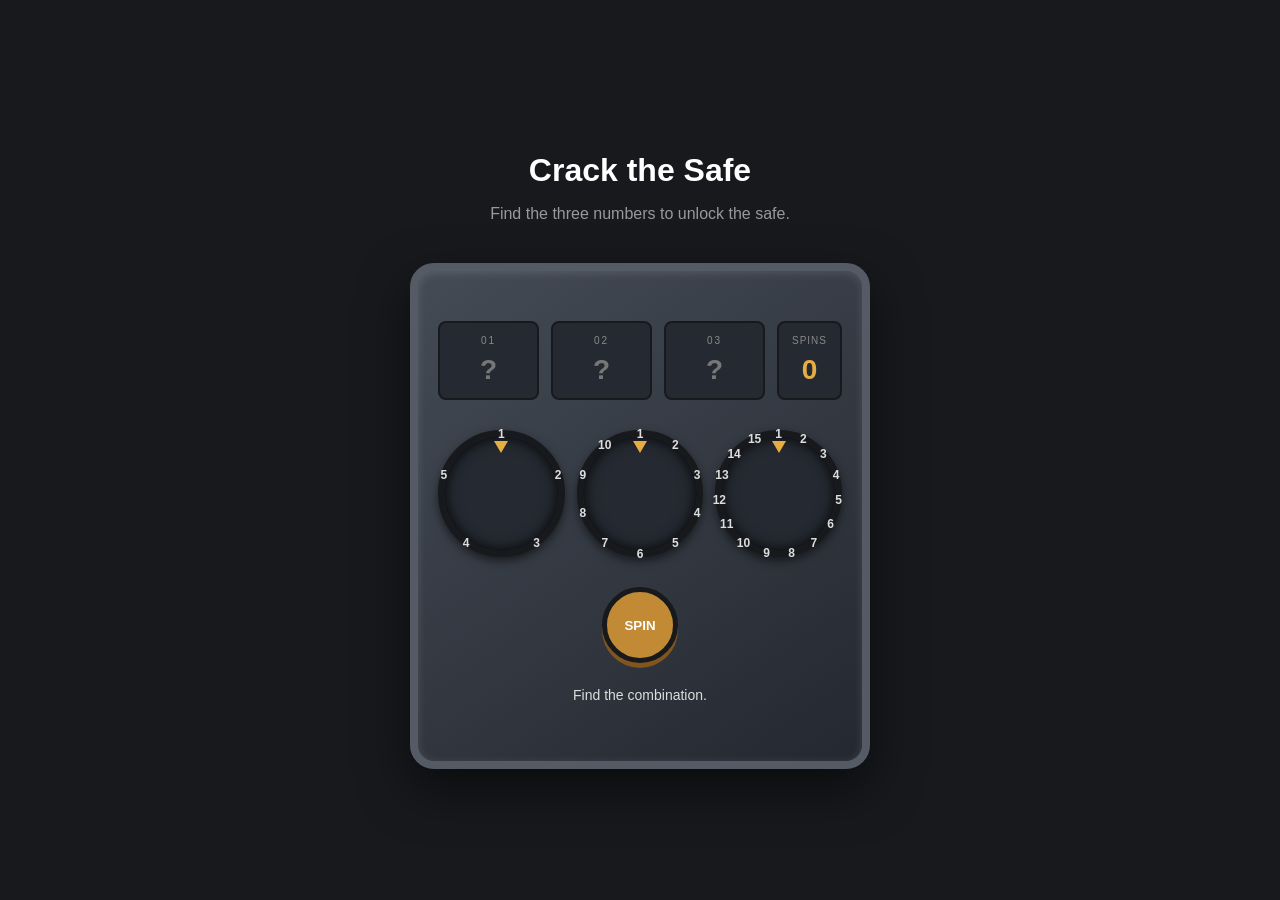
<file: index.html>
<!doctype html>
<html lang="en">
  <head>
    <meta charset="UTF-8" />
    <meta name="viewport" content="width=device-width, initial-scale=1.0" />
    <link rel="stylesheet" href="style.min.css" />
    <title>Open the Safe</title>
  </head>
  <body>
    <main class="game">
      <header class="game-header">
        <h1>Crack the Safe</h1>
        <p>Find the three numbers to unlock the safe.</p>
      </header>

      <section class="safe">
        <div class="combination-display">
          <div class="combination-slot" data-slot="0">
            <span class="slot-label">01</span>
            <span class="slot-number">?</span>
          </div>

          <div class="combination-slot" data-slot="1">
            <span class="slot-label">02</span>
            <span class="slot-number">?</span>
          </div>

          <div class="combination-slot" data-slot="2">
            <span class="slot-label">03</span>
            <span class="slot-number">?</span>
          </div>
          <div class="spin-count">
            <span class="spin-count-label">SPINS</span>
            <span class="spin-count-number">0</span>
          </div>
        </div>
        <div class="safe-dials">
          <div class="dial" data-dial="0">
            <div class="dial-ring"></div>
            <div class="dial-indicator"></div>
          </div>

          <div class="dial" data-dial="1">
            <div class="dial-ring"></div>
            <div class="dial-indicator"></div>
          </div>

          <div class="dial" data-dial="2">
            <div class="dial-ring"></div>
            <div class="dial-indicator"></div>
          </div>
        </div>

        <button class="spin-button" type="button">SPIN</button>

        <div class="game-status" aria-live="polite">Find the combination.</div>
        <button class="reset-button" type="button" hidden>PLAY AGAIN</button>
      </section>
    </main>

    <script src="script.js"></script>
  </body>
</html>
</file>
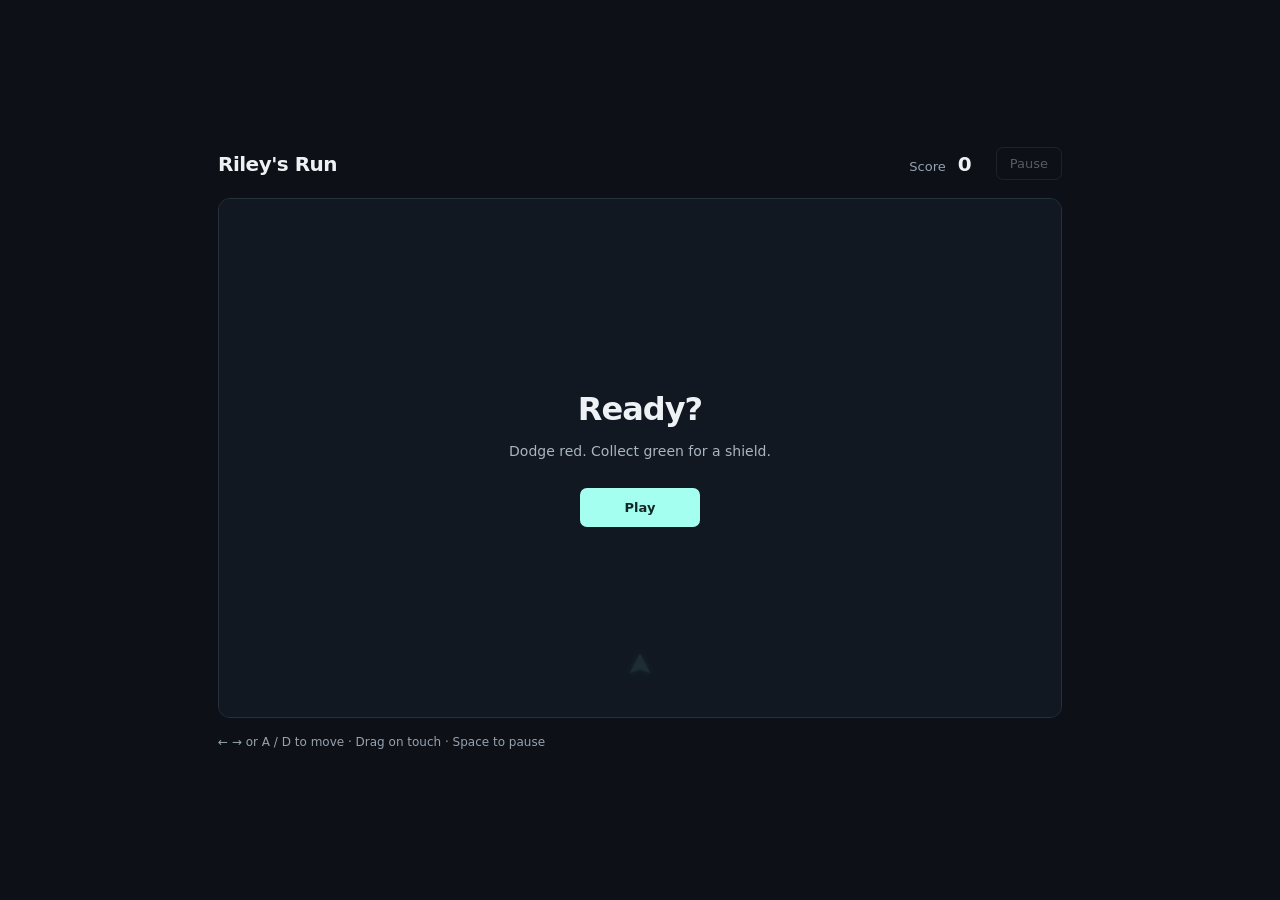
<file: dodger/index.html>
<!doctype html>
<html lang="en">
  <head>
    <meta charset="UTF-8" />
    <meta name="viewport" content="width=device-width,initial-scale=1" />
    <meta
      name="description"
      content="Move to dodge. Collect green for a shield."
    />
    <title>Riley's Run</title>
    <link rel="stylesheet" href="style.min.css" />
  </head>
  <body>
    <main>
      <header>
        <h1>Riley's Run</h1>
        <div class="score">Score <strong id="score">0</strong></div>
        <button id="pause" aria-label="Pause game" disabled>Pause</button>
      </header>
      <section class="arena" aria-label="Game">
        <canvas
          id="game"
          aria-label="Use left and right arrows, A and D, or drag to move."
        ></canvas>
        <div id="overlay">
          <h2 id="title">Ready?</h2>
          <p id="message">Dodge red. Collect green for a shield.</p>
          <button id="play">Play</button>
        </div>
      </section>
      <footer>
        <p>← → or A / D to move · Drag on touch · Space to pause</p>
      </footer>
    </main>
    <script src="game.js"></script>
  </body>
</html>
</file>
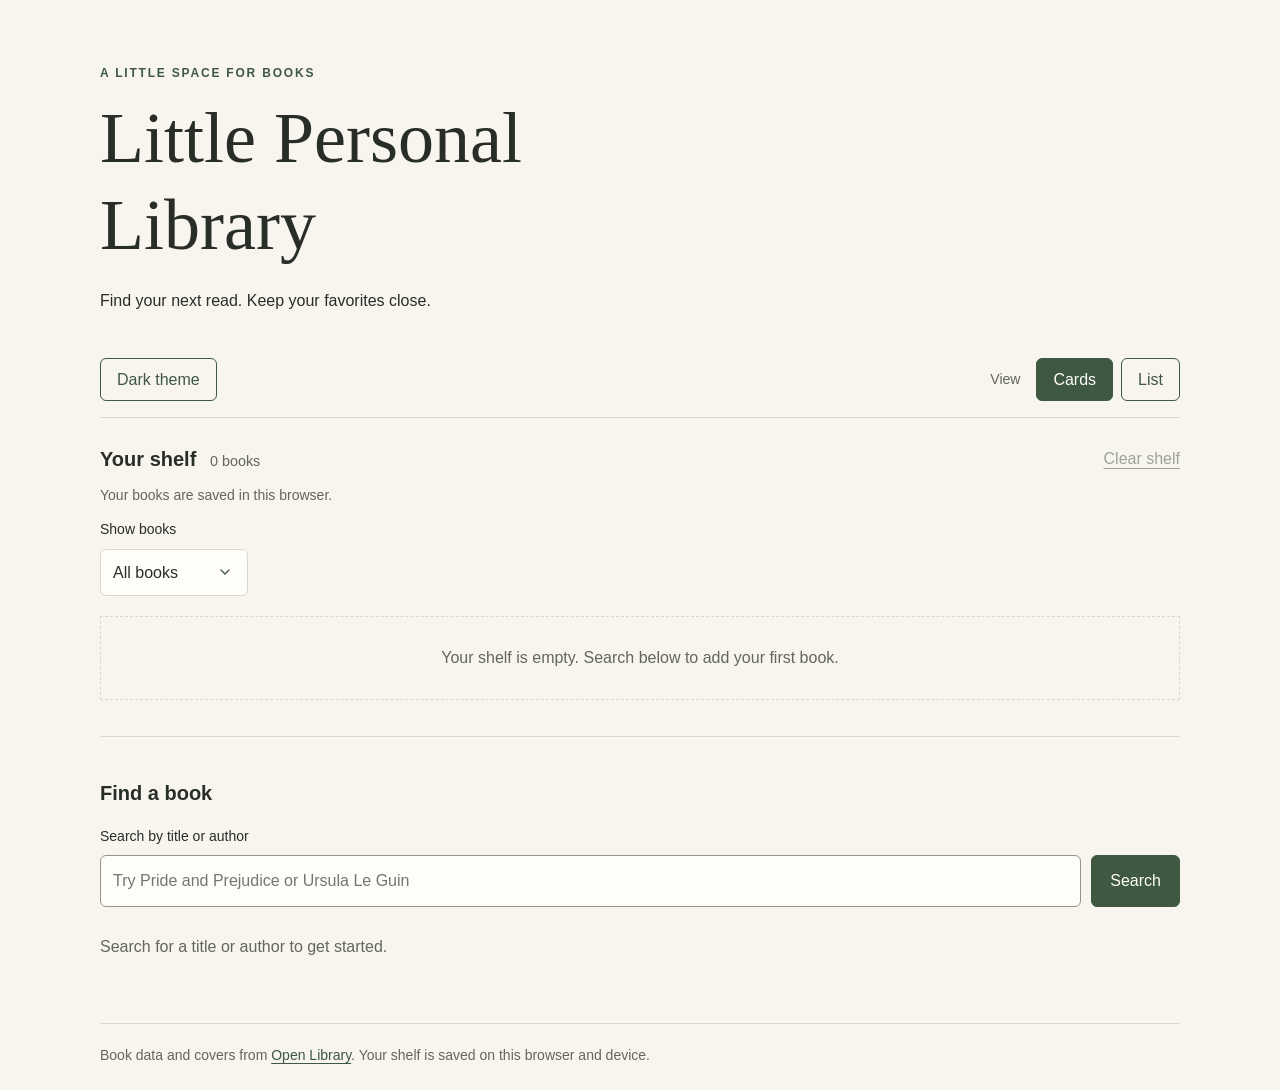
<file: little-personal-library/index.html>
<!doctype html>
<html lang="en">
  <head>
    <meta charset="UTF-8" />
    <meta name="viewport" content="width=device-width, initial-scale=1" />
    <meta
      name="description"
      content="Search books and keep a personal reading shelf."
    />
    <title>Little Personal Library</title>
    <link rel="stylesheet" href="style.min.css" />
    <link rel="stylesheet" href="modern.css" />
    <script src="script.js" defer></script>
  </head>
  <body>
    <main class="library-app">
      <header class="intro">
        <p class="eyebrow">A little space for books</p>
        <h1>Little Personal Library</h1>
        <p>Find your next read. Keep your favorites close.</p>
      </header>

      <div class="view-toolbar" role="group" aria-label="Book display">
        <button id="theme-toggle" type="button" aria-pressed="false">
          Dark theme
        </button>
        <span>View</span>
        <button
          id="card-view"
          type="button"
          aria-pressed="true"
          aria-controls="collection results"
        >
          Cards
        </button>
        <button
          id="list-view"
          type="button"
          aria-pressed="false"
          aria-controls="collection results"
        >
          List
        </button>
      </div>

      <section class="collection-section" aria-labelledby="collection-heading">
        <div class="section-heading">
          <h2 id="collection-heading">
            Your shelf <span id="collection-count">0 books</span>
          </h2>
          <button id="clear-collection" class="text-button" disabled>
            Clear shelf
          </button>
        </div>
        <p id="collection-status" class="helper" role="status">
          Your books are saved in this browser.
        </p>
        <label for="shelf-filter">Show books</label>
        <select id="shelf-filter">
          <option value="all">All books</option>
          <option value="want">Want to read</option>
          <option value="reading">Reading</option>
          <option value="finished">Finished</option>
        </select>
        <div id="collection" class="book-grid collection-grid"></div>
      </section>

      <section aria-labelledby="explore-heading">
        <h2 id="explore-heading">Find a book</h2>
        <form id="search-form" role="search">
          <label for="search-input">Search by title or author</label>
          <div class="search-row">
            <input
              id="search-input"
              name="query"
              type="search"
              placeholder="Try Pride and Prejudice or Ursula Le Guin"
              maxlength="120"
              required
            />
            <button type="submit">Search</button>
          </div>
        </form>
        <div class="section-heading results-heading">
          <p id="search-status" role="status" aria-live="polite"></p>
          <button id="retry" class="text-button" hidden>Try again</button>
        </div>
        <div id="results" class="book-grid" aria-busy="false"></div>
        <nav class="pagination" aria-label="Book results pages" hidden>
          <button id="previous" class="secondary">Previous</button>
          <span id="page-number"></span>
          <button id="next" class="secondary">Next</button>
        </nav>
      </section>

      <footer>
        Book data and covers from
        <a
          href="https://openlibrary.org/"
          target="_blank"
          rel="noopener noreferrer"
          >Open Library</a
        >. Your shelf is saved on this browser and device.
      </footer>
    </main>
  </body>
</html>
</file>
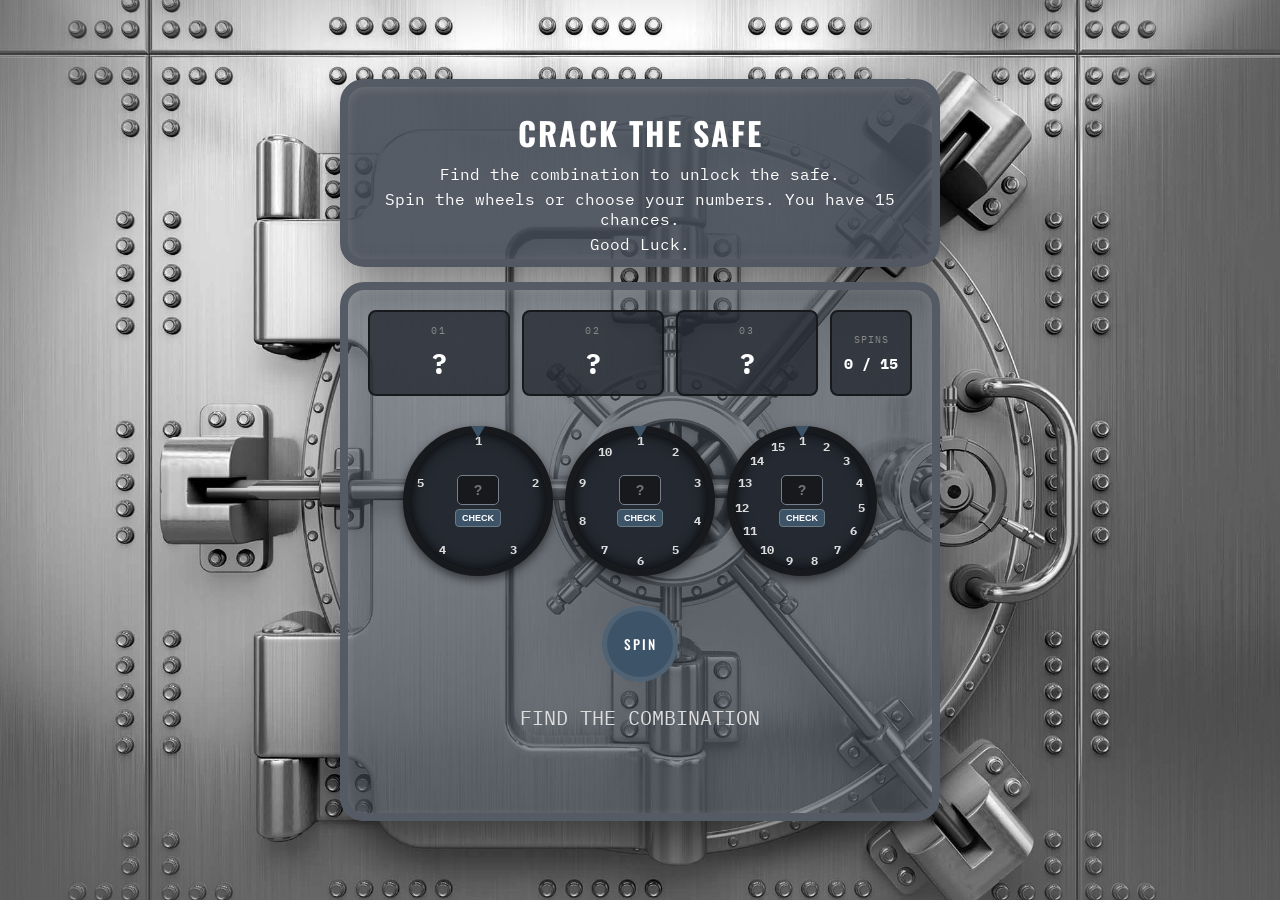
<file: spin_the_dial/index.html>
<!doctype html>
<html lang="en">
  <head>
    <meta charset="UTF-8" />
    <meta name="viewport" content="width=device-width, initial-scale=1.0" />
    <link rel="stylesheet" href="style.min.css" />
    <title>Open the Safe</title>
  </head>
  <body>
    <main class="game">
      <header class="game-header">
        <h1>Crack the Safe</h1>
        <p>Find the combination to unlock the safe.</p>
        <p>Spin the wheels or choose your numbers. You have 15 chances.</p>
        <p>Good Luck.</p>
      </header>

      <section class="safe">
        <div class="safe-door">
          <div class="combination-display">
            <div class="combination-slot" data-slot="0">
              <span class="slot-label">01</span>
              <span class="slot-number">?</span>
            </div>

            <div class="combination-slot" data-slot="1">
              <span class="slot-label">02</span>
              <span class="slot-number">?</span>
            </div>

            <div class="combination-slot" data-slot="2">
              <span class="slot-label">03</span>
              <span class="slot-number">?</span>
            </div>
            <div class="spin-count">
              <span class="spin-count-label">SPINS</span>
              <span class="spin-count-number">0</span>
            </div>
          </div>
          <div class="safe-dials">
            <div class="dial" data-dial="0">
              <div class="dial-ring"></div>
              <div class="dial-indicator"></div>
              <form class="dial-guess" data-guess="0" novalidate>
                <label class="visually-hidden" for="guess-1"
                  >Guess for dial 1 (1 to 5)</label
                >
                <input
                  id="guess-1"
                  class="guess-input"
                  type="number"
                  min="1"
                  max="5"
                  placeholder="?"
                  inputmode="numeric"
                />
                <button class="guess-button" type="submit">CHECK</button>
              </form>
            </div>

            <div class="dial" data-dial="1">
              <div class="dial-ring"></div>
              <div class="dial-indicator"></div>
              <form class="dial-guess" data-guess="1" novalidate>
                <label class="visually-hidden" for="guess-2"
                  >Guess for dial 2 (1 to 10)</label
                >
                <input
                  id="guess-2"
                  class="guess-input"
                  type="number"
                  min="1"
                  max="10"
                  placeholder="?"
                  inputmode="numeric"
                />
                <button class="guess-button" type="submit">CHECK</button>
              </form>
            </div>

            <div class="dial" data-dial="2">
              <div class="dial-ring"></div>
              <div class="dial-indicator"></div>
              <form class="dial-guess" data-guess="2" novalidate>
                <label class="visually-hidden" for="guess-3"
                  >Guess for dial 3 (1 to 15)</label
                >
                <input
                  id="guess-3"
                  class="guess-input"
                  type="number"
                  min="1"
                  max="15"
                  placeholder="?"
                  inputmode="numeric"
                />
                <button class="guess-button" type="submit">CHECK</button>
              </form>
            </div>
          </div>

          <button class="spin-button" type="button">SPIN</button>

          <div class="game-status" aria-live="polite"></div>

          <button class="reset-button" type="button" hidden>Reset Locks</button>
        </div>
        <div class="reward-panel" hidden>
          <div class="reward-header">
            <span class="reward-label">SAFE UNLOCKED</span>
            <h2 class="reward-title"></h2>
          </div>

          <pre class="reward-art"></pre>

          <p class="reward-message"></p>

          <div class="reward-stats">
            <span class="reward-spins"></span>
            <span class="reward-rating"></span>
          </div>
          <button class="replay-button" type="button">PLAY AGAIN</button>
        </div>
      </section>
    </main>

    <script src="script.js"></script>
  </body>
</html>
</file>
<file: little-personal-library/modern.css>
/* Load directly after style.css. Do not import into the SCSS compiler. */

/* THEME — explicit fallback colors, enhanced with light-dark(). */
:root { color-scheme: light; --cover-surface: #eae7df; }
:root[data-theme="dark"] {
  color-scheme: dark;
  --paper: #1c211d;
  --surface: #252c26;
  --ink: #f1f0e8;
  --muted: #b9c1b6;
  --accent: #a9cfad;
  --line: #4b574d;
  --cover-surface: #30392f;
}
@supports (color: light-dark(white, black)) {
  :root, :root[data-theme] {
    --paper: light-dark(#f8f5ef, #1c211d);
    --surface: light-dark(#fffdf9, #252c26);
    --ink: light-dark(#292d28, #f1f0e8);
    --muted: light-dark(#62665d, #b9c1b6);
    --accent: light-dark(#3e5842, #a9cfad);
    --line: light-dark(#d9d8ce, #4b574d);
    --cover-surface: light-dark(#eae7df, #30392f);
  }
}
.image-wrap { background: var(--cover-surface); }
button { color: var(--surface); }
.text-button, .secondary, .view-toolbar button { color: var(--accent); }
.view-toolbar button[aria-pressed="true"] { color: var(--surface); }
.view-toolbar { flex-wrap: wrap; }
#theme-toggle { margin-inline-end: auto; }
select { padding: 10px 42px 10px 12px; cursor: pointer; }

/* NATIVE CUSTOMIZABLE SELECTS — browser-native fallback when unsupported. */
@supports (appearance: base-select) {
  select, select::picker(select) { appearance: base-select; }
  select { padding: 10px 12px; gap: 24px; background-image: none; }
  select:hover, select:open { border-color: var(--accent); }
  select::picker-icon { color: var(--accent); }
  select:open::picker-icon { rotate: 180deg; }
  select::picker(select) {
    margin-block-start: 6px;
    padding: 6px;
    border: 1px solid var(--line);
    border-radius: var(--radius);
    background: var(--surface);
    color: var(--ink);
    box-shadow: 0 8px 24px rgb(0 0 0 / 20%);
  }
  select option { display: flex; align-items: center; gap: 16px; padding: 10px 12px; border-radius: 4px; cursor: pointer; }
  select option:checked { background: var(--accent); color: var(--surface); font-weight: 600; }
  select option:hover, select option:focus-visible { background: var(--paper); color: var(--ink); outline: 2px solid var(--accent); outline-offset: -2px; }
  select option::checkmark { order: 1; margin-inline-start: auto; }
}

/* ENTRANCE TRANSITIONS — visible by default, even without animation support. */
@media (prefers-reduced-motion: no-preference) {
  #collection .book-card { transition: opacity 600ms ease, translate 600ms ease; }
  @starting-style {
    #collection .book-card { opacity: 0; translate: 0 8px; }
  }
  #results .book-card { animation: book-arrival 600ms ease both; }
  @supports (animation-delay: calc(sibling-index() * 1ms)) {
    #results .book-card { animation-delay: calc((sibling-index() - 1) * 100ms); }
  }
  @keyframes book-arrival {
    from { opacity: 0; translate: 0 8px; }
    to { opacity: 1; translate: 0 0; }
  }
  /* Names are enabled only for layout transitions, avoiding duplicate snapshots
     when search results are also present on the shelf. */
  .view-changing .book-card { view-transition-name: var(--book-transition); }
  ::view-transition-group(*) { animation-duration: 280ms; }
}

/* LIST DIVIDERS — a regular border fallback, enhanced by gap decorations. */
.library-app[data-view="list"] .book-card {
  border: 0;
  border-bottom: 1px solid var(--line);
  border-radius: 0;
}
@supports (row-rule: 1px solid black) {
  .library-app[data-view="list"] .book-grid { row-rule: 1px solid var(--line); }
  .library-app[data-view="list"] .book-card { border-bottom: 0; }
}
@media (prefers-reduced-motion: reduce) {
  ::view-transition-group(*), ::view-transition-old(*), ::view-transition-new(*) { animation: none; }
}
</file>
<file: style.min.css>
:root{--safe-size: 460px;--dial-size: 150px;--dial-radius: 60px;--transition-speed: 6s}*{box-sizing:border-box}body{min-height:100vh;margin:0;display:grid;place-items:center;background:#17191d;color:#fff;font-family:sans-serif}.game{width:min(100% - 32px,600px);text-align:center}.game-header{margin-bottom:40px}.game-header h1{margin-bottom:8px}.game-header p{color:#999}.safe{position:relative;width:100%;max-width:var(--safe-size);margin:auto;padding:50px 20px;border:8px solid #555b65;border-radius:24px;background:linear-gradient(145deg, #444b55, #242830);box-shadow:0 20px 50px rgba(0,0,0,.5333333333),inset 0 2px 10px hsla(0,0%,100%,.1254901961)}.combination-display{display:flex;align-items:stretch;justify-content:center;gap:12px;margin-bottom:30px}.combination-slots{display:flex;flex:1;justify-content:center;gap:12px}.combination-slot{width:var(--dial-size);flex:1;display:flex;flex-direction:column;align-items:center;gap:8px;padding:12px 0;border:2px solid #17191d;border-radius:8px;background:#252a32}.combination-slot .slot-label{font-size:10px;color:#888;letter-spacing:2px}.combination-slot .slot-number{font-size:28px;font-weight:800;color:#777}.combination-slot.matched{border-color:#36c77a}.combination-slot.matched .slot-number{color:#36c77a}.spin-count{min-width:65px;display:flex;flex-direction:column;justify-content:center;align-items:center;gap:8px;padding:12px;border:2px solid #17191d;border-radius:8px;background:#252a32}.spin-count .spin-count-label{font-size:10px;color:#888;letter-spacing:1px}.spin-count .spin-count-number{font-size:28px;font-weight:800;color:#e5ad42}.safe-dials{display:flex;justify-content:center;align-items:center;gap:12px}.dial{position:relative;width:var(--dial-size);aspect-ratio:1;flex-shrink:1;border:6px solid #17191d;border-radius:50%;background:#252a32;box-shadow:inset 0 0 15px #000,0 4px 10px rgba(0,0,0,.5333333333)}.dial.matched{border-color:#36c77a}.dial.matched .dial-ring{color:#36c77a}.dial-ring{position:absolute;inset:0;border-radius:50%;transition:transform var(--transition-speed) cubic-bezier(0.15, 0.7, 0.15, 1)}.dial-number{position:absolute;top:50%;left:50%;width:24px;height:24px;display:grid;place-items:center;font-size:12px;font-weight:700;color:#ddd;transform:translate(-50%, -50%) rotate(var(--angle)) translateY(calc(-1 * var(--dial-radius))) rotate(calc(-1 * var(--angle)))}.dial-indicator{position:absolute;top:5px;left:50%;width:0;height:0;transform:translateX(-50%);border-left:7px solid rgba(0,0,0,0);border-right:7px solid rgba(0,0,0,0);border-top:12px solid #e5ad42;z-index:2}.spin-button{position:relative;z-index:3;width:76px;height:76px;margin-top:30px;border:5px solid #17191d;border-radius:50%;background:#c38a35;color:#fff;font-weight:800;cursor:pointer;box-shadow:0 5px 0 #80551e}.spin-button:hover{background:#dda448}.spin-button:active{transform:translateY(3px);box-shadow:0 2px 0 #80551e}.spin-button:disabled{opacity:.6;cursor:not-allowed}.game-status{min-height:24px;margin-top:24px;color:#ddd;font-size:14px}.reset-button{margin-top:20px;padding:12px 24px;border:1px solid #c38a35;border-radius:6px;background:rgba(0,0,0,0);color:#fff;font-weight:700;cursor:pointer}.reset-button:hover{background:#c38a35}@media(max-width: 500px){:root{--dial-size: 110px;--dial-radius: 43px}.safe-dials{gap:6px}.dial-number{font-size:9px}}/*# sourceMappingURL=style.min.css.map */
</file>
<file: dodger/style.min.css>
:root{color-scheme:dark;font-family:system-ui,sans-serif;color:#eef2f5;background:#0d1117}*{box-sizing:border-box}body{margin:0;min-height:100svh;display:grid;align-items:center}main{width:min(900px,100%);padding:28px;margin:auto}header{display:flex;align-items:center;gap:24px;padding-bottom:18px}h1{font-size:20px;font-weight:600;margin:0;letter-spacing:-0.5px}h2{font-size:32px;font-weight:600;margin:0 0 12px;letter-spacing:-1px}.score{margin-left:auto;color:#97a2af;font-size:13px;white-space:nowrap}.score strong{color:#eef2f5;font-size:20px;font-variant-numeric:tabular-nums;margin-left:8px}button{font:inherit;font-size:13px;color:#c1cad3;background:rgba(0,0,0,0);border:1px solid #34404c;border-radius:7px;padding:8px 13px;cursor:pointer}button:hover{background:#202b35}button:disabled{opacity:.4;cursor:default}button:focus-visible{outline:2px solid #a4fff0;outline-offset:4px}.arena{height:clamp(320px,58svh,520px);position:relative;overflow:hidden;background:#111923;border:1px solid #27313c;border-radius:12px}canvas{width:100%;height:100%;display:block;touch-action:none}#overlay{position:absolute;inset:0;display:flex;flex-direction:column;justify-content:center;align-items:center;text-align:center;background:rgba(17,25,35,.9098039216);padding:24px}#overlay.hidden{display:none}#message{font-size:14px;line-height:1.7;color:#aab5c1;margin:0 0 24px}#play{background:#a4fff0;color:#102824;border:0;padding:12px 30px;min-width:120px;font-weight:600}#play:hover{background:#c8fff6}footer{display:flex;align-items:center;justify-content:space-between;gap:16px;padding-top:14px}footer p{margin:0;font-size:12px;color:#97a2af;line-height:1.7}/*# sourceMappingURL=style.min.css.map */
</file>
<file: little-personal-library/style.min.css>
:root{--paper: #f8f5ef;--surface: #fffdf9;--ink: #292d28;--muted: #62665d;--accent: #3e5842;--line: #d9d8ce;--radius: 6px}*{box-sizing:border-box}body{margin:0;background:var(--paper);color:var(--ink);font-family:Arial,sans-serif;line-height:1.6}.library-app{max-width:1120px;margin-inline:auto;padding:48px 20px 24px}@media(min-width: 900px){.library-app{padding-top:64px}}.intro{max-width:650px;margin-bottom:44px}.eyebrow{color:var(--accent);font-size:.75rem;font-weight:bold;letter-spacing:.15em;text-transform:uppercase}h1,h2,h3{line-height:1.2}h1{font-family:Georgia,serif;font-weight:normal;font-size:clamp(2.5rem,7vw,4.5rem);margin:12px 0 20px}h2{font-size:1.25rem;margin:0}h3{font-family:Georgia,serif;font-size:1.2rem;margin:0 0 8px}p{margin:0 0 12px}button,input,select{font:inherit}button{background:var(--accent);color:#fff;border:1px solid var(--accent);border-radius:var(--radius);padding:10px 18px;cursor:pointer}button:hover:not(:disabled){filter:brightness(0.88)}button:disabled{opacity:.5;cursor:default}:focus-visible{outline:3px solid #a35c27;outline-offset:4px}a{color:var(--accent);text-underline-offset:3px}.section-heading{display:flex;justify-content:space-between;align-items:center;gap:12px;flex-wrap:wrap}#collection-count{margin-left:8px;color:var(--muted);font-size:.9rem;font-weight:normal;white-space:nowrap}.helper,.author,.date,footer{color:var(--muted);font-size:.875rem}.helper{margin-top:8px}.collection-section{margin-bottom:44px;padding-block:24px;border-block:1px solid var(--line)}.text-button{background:rgba(0,0,0,0);color:var(--accent);padding:4px 0;border:0;text-decoration:underline;text-underline-offset:4px}.book-grid{display:grid;grid-template-columns:1fr;gap:20px}@media(min-width: 600px){.book-grid{grid-template-columns:repeat(2, minmax(0, 1fr))}}@media(min-width: 900px){.book-grid{grid-template-columns:repeat(3, minmax(0, 1fr))}}.book-card{display:flex;flex-direction:column;border:1px solid var(--line);border-radius:var(--radius);overflow:hidden;background:var(--surface);min-width:0}.image-wrap{aspect-ratio:4/3;display:grid;place-items:center;background:#eae7df;padding:16px}.image-wrap img{display:block;width:100%;height:100%;min-height:0;-o-object-fit:contain;object-fit:contain}.image-fallback{color:var(--muted)}.card-body{padding:18px;display:flex;flex-direction:column;flex:1}.author{white-space:pre-line}.card-actions{display:flex;justify-content:space-between;align-items:center;gap:12px;flex-wrap:wrap;margin-top:auto;padding-top:16px}.card-actions a{font-size:.8rem}.card-actions button{font-size:.85rem;padding:8px 12px}.empty-slot{min-height:150px;border:1px dashed #aaa99e;border-radius:var(--radius);display:grid;place-content:center;text-align:center;color:var(--muted)}.empty-slot span{font-family:Georgia,serif;font-size:2rem;color:#898d80}form{margin-top:20px}label{display:block;font-size:.875rem;margin-bottom:8px}.search-row{display:flex;gap:10px}input{min-width:0;flex:1;border:1px solid #93978a;border-radius:var(--radius);background:var(--surface);padding:12px;color:var(--ink)}.results-heading{min-height:56px;margin-top:12px}.results-heading p{margin:0;color:var(--muted)}.pagination{display:flex;justify-content:center;gap:20px;align-items:center;margin-top:28px}.secondary{background:rgba(0,0,0,0);color:var(--accent)}footer{border-top:1px solid var(--line);margin-top:48px;padding-top:20px}[hidden]{display:none !important}select{max-width:100%;padding:10px 42px 10px 12px;border:1px solid var(--line);border-radius:var(--radius);background:var(--surface);color:var(--ink);-moz-appearance:none;appearance:none;-webkit-appearance:none;background-image:url("data:image/svg+xml,%3Csvg xmlns='http://www.w3.org/2000/svg' width='16' height='16' viewBox='0 0 24 24' fill='none' stroke='%233e5842' stroke-width='2' stroke-linecap='round' stroke-linejoin='round'%3E%3Cpath d='m6 9 6 6 6-6'/%3E%3C/svg%3E");background-repeat:no-repeat;background-position:right 14px center;background-size:16px}#shelf-filter{margin-bottom:20px}.image-wrap{height:240px;aspect-ratio:auto}.book-card h3{overflow-wrap:anywhere}.card-body label{margin-top:12px}.empty-message{grid-column:1/-1;padding:28px;border:1px dashed var(--line);color:var(--muted);text-align:center}.view-toolbar{display:flex;align-items:center;justify-content:flex-end;gap:8px;margin-bottom:16px}.view-toolbar span{margin-right:8px;font-size:.875rem;color:var(--muted)}.view-toolbar button{padding:8px 16px;background:rgba(0,0,0,0);color:var(--accent)}.view-toolbar button[aria-pressed=true]{background:var(--accent);color:#fff}.library-app[data-view=list] .book-grid{grid-template-columns:minmax(0, 1fr);gap:12px}.library-app[data-view=list] .book-card{flex-direction:row;align-items:stretch}.library-app[data-view=list] .image-wrap{flex:0 0 90px;height:140px;padding:10px}@media(min-width: 600px){.library-app[data-view=list] .image-wrap{flex-basis:110px;height:160px}}.library-app[data-view=list] .card-body{min-width:0;padding:14px}.library-app[data-view=list] .card-body p{margin-bottom:6px}.library-app[data-view=list] .card-body select{align-self:flex-start}.library-app[data-view=list] .image-fallback{font-size:.75rem;text-align:center}/*# sourceMappingURL=style.min.css.map */
</file>
<file: spin_the_dial/style.min.css>
@import"https://fonts.googleapis.com/css2?family=IBM+Plex+Mono:wght@400;500;600;700&family=Oswald:wght@400;500;600;700&display=swap";:root{--safe-door: #585858;--machine-blue: #3d5368;--gunmetal: #697b85;--safe-size: 460px;--dial-size: 150px;--dial-radius: 60px;--transition-speed: 6s;--door-duration: 1.2s;--glow-delay: 0.5s;--glow-duration: 1.2s;--reveal-delay: var(--door-duration);--replay-gap: 2s;--reveal-end: calc(var(--reveal-delay) + 1650ms);--replay-delay: calc(var(--reveal-end) + var(--replay-gap))}*{box-sizing:border-box}body{min-height:100vh;margin:0;display:grid;place-items:center;background:var(--safe-door);color:#fff;font-family:"IBM Plex Mono",monospace}body::before{content:"";position:fixed;inset:0;z-index:-1;background-image:url("vault.webp");background-size:cover;background-position:center;background-repeat:no-repeat;-webkit-mask-image:radial-gradient(ellipse 85% 85% at center, #000 55%, transparent 100%);mask-image:radial-gradient(ellipse 85% 85% at center, #000 55%, transparent 100%)}.game{width:min(100% - 32px,600px);text-align:center}.game-header{margin-bottom:15px;border:8px solid #555b65;border-radius:24px;background-color:rgba(68,75,85,.9);box-shadow:0 20px 50px rgba(0,0,0,.5333333333),inset 0 2px 10px hsla(0,0%,100%,.1254901961)}.game-header h1{margin-bottom:8px;font-family:"Oswald",sans-serif;text-transform:uppercase;letter-spacing:2px}.game-header p{color:#fff;margin-top:0;margin-bottom:5px}.safe{position:relative;width:100%;margin:auto;padding:20px;border:8px solid #555b65;border-radius:24px;background-color:rgba(68,75,85,.6);box-shadow:0 20px 50px rgba(0,0,0,.5333333333),inset 0 2px 10px hsla(0,0%,100%,.1254901961);perspective:1200px;transform-style:preserve-3d;overflow:visible}.safe::before{content:"";position:absolute;inset:0;border-radius:inherit;background:#101b16;border:3px solid #263b30;box-shadow:inset 0 0 35px rgba(0,0,0,.8);opacity:0;transition:opacity 900ms ease 300ms}.safe.unlocked::before{opacity:1}.safe-door{position:relative;z-index:2;transform-origin:left center;transform-style:preserve-3d;transition:transform var(--door-duration) cubic-bezier(0.65, 0, 0.35, 1);backface-visibility:hidden}.safe-door::after{content:"";position:absolute;inset:0;border:3px solid rgba(0,0,0,0);border-radius:inherit;pointer-events:none;transition:border-color 400ms ease}.safe.unlocked .safe-door{transform:rotateY(-105deg)}.safe.unlocked .safe-door::after{border-color:#42ff91}.dial.matched{border-color:#42ff91;box-shadow:0 0 15px rgba(66,255,145,.6);animation:dial-match 600ms ease}.combination-slot.matched{color:#42ff91;box-shadow:0 0 12px rgba(66,255,145,.5);animation:slot-match 600ms ease}.combination-display{display:flex;align-items:stretch;justify-content:center;gap:12px;margin-bottom:30px}.combination-slots{display:flex;flex:1;justify-content:center;gap:12px}.combination-slot{width:var(--dial-size);flex:1;display:flex;flex-direction:column;align-items:center;gap:8px;padding:12px 0;border:2px solid #17191d;border-radius:8px;background:rgba(37,42,50,.8)}.combination-slot .slot-label{font-size:10px;color:#888;letter-spacing:2px}.combination-slot .slot-number{font-size:28px;font-weight:800}.combination-slot.matched{border-color:#36c77a}.combination-slot.matched .slot-number{color:#36c77a}.spin-count{min-width:65px;display:flex;flex-direction:column;justify-content:center;align-items:center;gap:8px;padding:12px;border:2px solid #17191d;border-radius:8px;background:rgba(37,42,50,.8)}.spin-count .spin-count-label{font-size:10px;color:#888;letter-spacing:1px}.spin-count .spin-count-number{font-size:15px;font-weight:800}.safe-dials{display:flex;justify-content:center;align-items:center;gap:12px}.dial{position:relative;width:var(--dial-size);aspect-ratio:1;flex-shrink:1;border:6px solid #17191d;border-radius:50%;background:#252a32;box-shadow:inset 0 0 15px #000,0 4px 10px rgba(0,0,0,.5333333333)}.dial.matched{border-color:#36c77a}.dial.matched .dial-ring{color:#36c77a}.dial-ring{position:absolute;inset:0;border-radius:50%;transition:transform var(--transition-speed) cubic-bezier(0.15, 0.7, 0.15, 1)}.dial-number{position:absolute;top:50%;left:50%;width:24px;height:24px;display:grid;place-items:center;font-size:12px;font-weight:700;color:#ddd;transform:translate(-50%, -50%) rotate(var(--angle)) translateY(calc(-1 * var(--dial-radius))) rotate(calc(-1 * var(--angle)))}.dial-guess{position:absolute;top:50%;left:50%;z-index:3;display:flex;flex-direction:column;align-items:center;gap:4px;width:48px;transform:translate(-50%, -50%)}.guess-input{width:42px;height:30px;padding:2px;border:1px solid #777f8c;border-radius:5px;outline:none;background:#17191d;color:#fff;font:700 14px sans-serif;text-align:center;-webkit-appearance:textfield;-moz-appearance:textfield;appearance:textfield}.guess-input.incorrect{animation:incorrect-guess 900ms ease-out forwards}.guess-input::-webkit-inner-spin-button,.guess-input::-webkit-outer-spin-button{margin:0;-webkit-appearance:none;appearance:none}.guess-input:focus{border-color:var(--machine-blue);box-shadow:0 0 0 2px var(--gunmetal)}.guess-input:disabled{opacity:.5}.guess-button{padding:3px 6px;border:1px solid var(--gunmetal);border-radius:4px;background:var(--machine-blue);color:#fff;font-size:9px;font-weight:800;cursor:pointer}.guess-button:disabled{opacity:.5;cursor:not-allowed}.visually-hidden{position:absolute;width:1px;height:1px;padding:0;margin:-1px;overflow:hidden;clip:rect(0, 0, 0, 0);white-space:nowrap;border:0}.dial-indicator{position:absolute;top:-6px;left:50%;width:0;height:0;transform:translateX(-50%);border-left:7px solid rgba(0,0,0,0);border-right:7px solid rgba(0,0,0,0);border-top:12px solid var(--machine-blue);z-index:2}.spin-button{position:relative;z-index:3;width:76px;height:76px;margin-top:30px;border:5px solid rgba(105,123,133,.4);border-radius:50%;background:var(--machine-blue);color:#fff;cursor:pointer;font-family:"Oswald",sans-serif;font-weight:500;letter-spacing:2px}.spin-button:hover{background:var(--gunmetal)}.spin-button:active{transform:translateY(3px)}.spin-button:disabled{opacity:.6;cursor:not-allowed}.game-status{width:100%;min-width:0;min-height:24px;margin-top:24px;color:#ddd;font-size:clamp(12px,3vw,20px);line-height:1.2;white-space:nowrap;overflow:hidden;text-overflow:ellipsis;text-align:center}.game-status.status-updated{animation:status-flicker 250ms steps(2, end)}@keyframes status-flicker{0%{opacity:.3}50%{opacity:1}75%{opacity:.5}100%{opacity:1}}.reset-button{margin-top:20px;padding:12px 24px;border-radius:6px;background:rgba(0,0,0,0);color:#fff;font-weight:700;cursor:pointer}.reset-button[hidden]{display:inline-block;visibility:hidden}.reset-button:hover{background:var(--gunmetal)}.reward-panel{position:absolute;inset:20px;z-index:1;display:flex;flex-direction:column;align-items:center;justify-content:center;margin:0;padding:24px 12px;border:2px solid #36c77a;border-radius:10px;background:#111813;color:#36c77a;text-align:center;box-shadow:inset 0 0 25px rgba(54,199,122,.0823529412);animation:safe-glow var(--glow-duration) ease-out var(--glow-delay) both}.reward-panel[hidden]{display:none}.reward-panel .reward-header,.reward-panel .reward-art,.reward-panel .reward-message,.reward-panel .reward-stats{opacity:0}.reward-panel .reward-header{margin-bottom:20px;animation:reward-reveal 600ms ease-out calc(var(--reveal-delay) + 0ms) forwards}.reward-panel .reward-label{font-size:10px;letter-spacing:3px}.reward-panel .reward-title{margin:10px 0 0;font-size:20px;letter-spacing:2px}.reward-panel .reward-art{margin:0;overflow-x:auto;font-family:monospace;font-size:14px;line-height:1.3;white-space:pre;color:#50e890;animation:reward-reveal 800ms ease-out calc(var(--reveal-delay) + 350ms) forwards;text-shadow:0 0 5px #36c77a,0 0 12px #36c77a,0 0 25px rgba(54,199,122,.5019607843)}.reward-panel .reward-message{margin:20px 0;color:#fff;font-size:14px;animation:reward-reveal 600ms ease-out calc(var(--reveal-delay) + 750ms) forwards}.reward-panel .reward-stats{display:flex;justify-content:center;flex-wrap:wrap;gap:12px;font-size:11px;letter-spacing:1px;animation:reward-reveal 600ms ease-out calc(var(--reveal-delay) + 1050ms) forwards}.reward-panel .replay-button{margin-top:24px;padding:12px 24px;border:1px solid #36c77a;border-radius:6px;background:rgba(0,0,0,0);color:#36c77a;font-weight:700;letter-spacing:2px;cursor:pointer;opacity:0;visibility:hidden;animation:replay-reveal 800ms ease-out var(--replay-delay) forwards}.reward-panel .replay-button:hover,.reward-panel .replay-button:focus-visible{background:#36c77a;color:#111813}#status{transition:color .2s ease}@media(max-width: 500px){:root{--dial-size: 110px;--dial-radius: 43px}.safe-dials{gap:6px}.dial-number{font-size:9px}}@media(prefers-reduced-motion: reduce){.reward-panel,.reward-panel .reward-header,.reward-panel .reward-art,.reward-panel .reward-message,.reward-panel .reward-stats,.reward-panel .replay-button{animation:none;opacity:1;visibility:visible;transform:none;filter:none}}@keyframes dial-match{0%{transform:scale(1)}50%{transform:scale(1.08)}100%{transform:scale(1)}}@keyframes incorrect-guess{0%{color:#fff;border-color:#ff4b4b;box-shadow:0 0 4px 2px #f33,0 0 12px 3px rgba(255,51,51,.5019607843)}35%{color:#fff;border-color:#ff2929;box-shadow:0 0 7px 3px #f33,0 0 18px 5px rgba(255,51,51,.6)}100%{color:rgba(0,0,0,0);caret-color:rgba(0,0,0,0);border-color:#ff4b4b;box-shadow:0 0 5px 2px #f33,0 0 14px 4px rgba(255,51,51,.5019607843)}}@keyframes slot-match{0%{background:rgba(0,0,0,0)}50%{background:rgba(66,255,145,.3)}100%{background:rgba(66,255,145,.1)}}@keyframes reward-reveal{0%{opacity:0;transform:scale(0.75) translateY(12px);filter:brightness(0)}60%{opacity:1;transform:scale(1.05) translateY(-3px);filter:brightness(1.8)}100%{opacity:1;transform:scale(1) translateY(0);filter:brightness(1)}}@keyframes replay-reveal{from{opacity:0;visibility:visible;transform:translateY(8px)}to{opacity:1;visibility:visible;transform:translateY(0)}}@keyframes safe-glow{0%{opacity:0;box-shadow:inset 0 0 10px rgba(54,199,122,.062745098),0 0 0 rgba(0,0,0,0)}50%{opacity:1;box-shadow:inset 0 0 45px rgba(54,199,122,.4392156863),0 0 35px rgba(54,199,122,.3764705882)}100%{opacity:1;box-shadow:inset 0 0 25px rgba(54,199,122,.1882352941),0 0 15px rgba(54,199,122,.2509803922)}}.spin-count{transition:color 300ms ease,border-color 300ms ease,box-shadow 300ms ease}.safe.attempt-warning .spin-count{border-color:#ffbf47;color:#ffbf47;box-shadow:0 0 12px rgba(255,191,71,.25)}.safe.attempt-danger .spin-count{border-color:#ff4d5a;color:#ff4d5a;box-shadow:0 0 16px rgba(255,77,90,.4);animation:counter-pulse 800ms ease-in-out infinite}.safe.locked-out .safe-door{transform:rotateY(0deg);animation:safe-lockout-shake 500ms ease-in-out}.safe.locked-out .spin-button{background:#6b1e28;color:#ff9aa3;border-color:#ff4d5a;box-shadow:0 0 15px rgba(255,77,90,.5),inset 0 0 12px rgba(255,77,90,.2);cursor:not-allowed;animation:lockout-glow 1.5s ease-in-out infinite}.safe.locked-out .game-status{color:#ff4d5a;text-shadow:0 0 10px rgba(255,77,90,.5)}.safe.locked-out .dial:not(.matched){border-color:#ff4d5a;box-shadow:0 0 12px rgba(255,77,90,.4)}.safe.locked-out .dial-guess{opacity:.5;pointer-events:none}.safe.locked-out .reset-button{border:1px solid #ff4d5a;color:#ff8992}.safe.locked-out .reset-button:hover,.safe.locked-out .reset-button:focus-visible{background:#ff4d5a;color:#140d10;box-shadow:0 0 15px rgba(255,77,90,.5)}.safe.locked-out .reward-panel.access-denied{z-index:5}.reward-panel.access-denied{border-color:#ff4d5a;background:#140d10;color:#ff8992;box-shadow:inset 0 0 30px rgba(255,77,90,.1),0 0 20px rgba(255,77,90,.25);animation:access-denied-enter 600ms ease-out both}.reward-panel.access-denied .reward-title{color:#ff4d5a;text-shadow:0 0 12px rgba(255,77,90,.5);animation:denied-flicker 2s ease-in-out 2}.reward-panel.access-denied .reward-art{color:#ff4d5a;text-shadow:0 0 8px rgba(255,77,90,.3)}.reward-panel.access-denied .reward-message{color:#ff8992}.reward-panel.access-denied .reward-spins,.reward-panel.access-denied .reward-rating{color:#ff4d5a}.reward-panel.access-denied .replay-button{border-color:#ff4d5a;color:#ff8992}.reward-panel.access-denied .replay-button:hover,.reward-panel.access-denied .replay-button:focus-visible{background:#ff4d5a;color:#140d10}.reward-panel.access-denied .reward-header,.reward-panel.access-denied .reward-art,.reward-panel.access-denied .reward-message,.reward-panel.access-denied .reward-stats{opacity:1;animation:none}.reward-panel.access-denied .replay-button{opacity:1;visibility:visible;animation:none}@keyframes counter-pulse{0%,100%{box-shadow:0 0 8px rgba(255,77,90,.2)}50%{box-shadow:0 0 20px rgba(255,77,90,.65)}}@keyframes safe-lockout-shake{0%,100%{transform:translateX(0)}20%{transform:translateX(-6px)}40%{transform:translateX(6px)}60%{transform:translateX(-4px)}80%{transform:translateX(4px)}}@keyframes lockout-glow{0%,100%{box-shadow:0 0 8px rgba(255,77,90,.3)}50%{box-shadow:0 0 25px rgba(255,77,90,.8)}}@keyframes access-denied-enter{from{opacity:0;transform:translateY(15px) scale(0.97)}to{opacity:1;transform:translateY(0) scale(1)}}@keyframes denied-flicker{0%,18%,22%,100%{opacity:1}20%,24%{opacity:.3}}@media(prefers-reduced-motion: reduce){.safe.locked-out .safe-door,.safe.locked-out .spin-button,.safe.attempt-danger .spin-count,.reward-panel.access-denied,.reward-panel.access-denied .reward-title{animation:none}.reward-panel.access-denied{opacity:1;transform:none}}@media(prefers-reduced-motion: reduce){.game-status.status-updated{animation:none}}.dial:not(.matched){cursor:pointer}.dial.matched{cursor:default}.dial-guess{cursor:auto}/*# sourceMappingURL=style.min.css.map */
</file>
